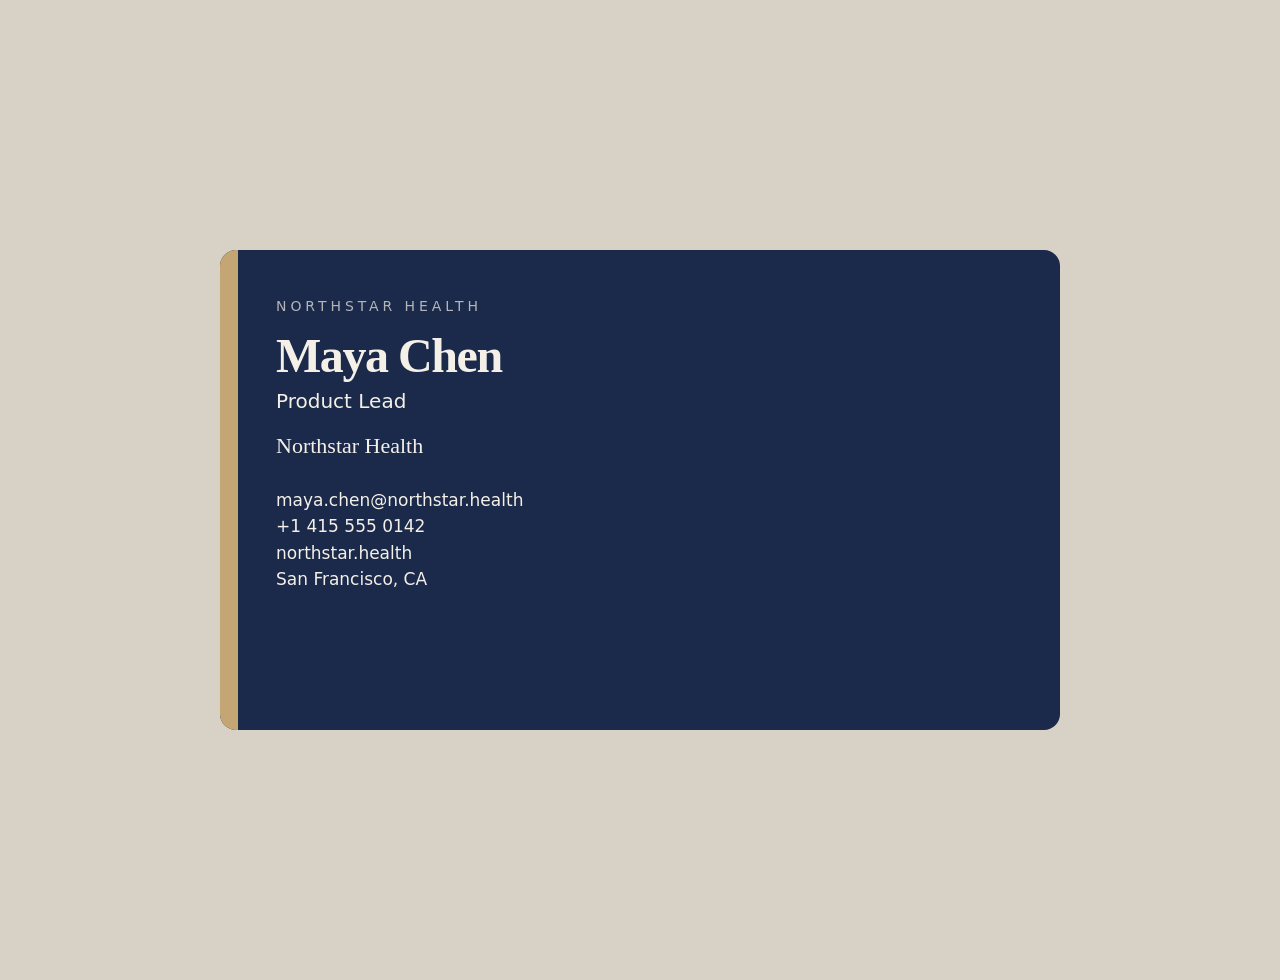
<file: FrontendBucket/demo-cards.html>
<!DOCTYPE html>
<html lang="en">
<head>
  <meta charset="UTF-8">
  <title>Demo cards</title>
  <style>
    html, body { margin: 0; background: #d8d2c6; }
    .stage { min-height: 100vh; display: grid; place-items: center; padding: 40px; }
    .card {
      width: 840px;
      height: 480px;
      border-radius: 16px;
      overflow: hidden;
      box-sizing: border-box;
      font-family: Georgia, "Times New Roman", serif;
      position: relative;
    }
    .navy { background: #1B2A4A; color: #F4F0E8; }
    .cream { background: #F4F0E8; color: #1B2A4A; border: 10px solid #1B2A4A; }
    .copper { background: #2a241c; color: #F4F0E8; }
    .paper { background: #faf7f1; color: #1B2A4A; border: 8px solid #C4A574; }
    .pad { padding: 48px 56px; height: 100%; box-sizing: border-box; }
    .kicker { font-family: system-ui, sans-serif; letter-spacing: 0.28em; font-size: 14px; text-transform: uppercase; opacity: 0.7; margin-bottom: 14px; }
    h1 { font-size: 48px; margin: 0 0 6px; letter-spacing: -0.03em; }
    .title { font-family: system-ui, sans-serif; font-size: 20px; margin: 0 0 20px; font-weight: 500; }
    .company { font-size: 22px; margin: 0 0 28px; }
    .meta { font-family: system-ui, sans-serif; font-size: 17px; line-height: 1.55; }
    .bar { position: absolute; left: 0; top: 0; bottom: 0; width: 18px; background: #C4A574; }
    .hidden { display: none; }
  </style>
</head>
<body>
  <div class="stage">
    <article class="card navy" id="card1">
      <div class="bar"></div>
      <div class="pad">
        <div class="kicker">Northstar Health</div>
        <h1>Maya Chen</h1>
        <p class="title">Product Lead</p>
        <p class="company">Northstar Health</p>
        <div class="meta">
          maya.chen@northstar.health<br>
          +1 415 555 0142<br>
          northstar.health<br>
          San Francisco, CA
        </div>
      </div>
    </article>
    <article class="card cream hidden" id="card2">
      <div class="pad">
        <div class="kicker">Meridian Capital</div>
        <h1>James Okonkwo</h1>
        <p class="title">Partner</p>
        <p class="company">Meridian Capital</p>
        <div class="meta">
          james@meridian.capital<br>
          +44 20 7946 0991<br>
          meridian.capital<br>
          London, UK
        </div>
      </div>
    </article>
    <article class="card copper hidden" id="card3">
      <div class="bar"></div>
      <div class="pad">
        <div class="kicker">Helix Robotics</div>
        <h1>Priya Nair</h1>
        <p class="title">Director of Sales</p>
        <p class="company">Helix Robotics</p>
        <div class="meta">
          priya.nair@helixrobotics.com<br>
          +65 6550 2218<br>
          helixrobotics.com<br>
          Singapore
        </div>
      </div>
    </article>
    <article class="card paper hidden" id="card4">
      <div class="pad">
        <div class="kicker">River & Stone Legal</div>
        <h1>Elena Voss</h1>
        <p class="title">Counsel</p>
        <p class="company">River & Stone Legal</p>
        <div class="meta">
          elena.voss@riverstone.law<br>
          +1 212 555 0198<br>
          riverstone.law<br>
          New York, NY
        </div>
      </div>
    </article>
  </div>
  <script>
    const id = new URLSearchParams(location.search).get('id') || 'card1';
    document.querySelectorAll('.card').forEach((el) => {
      el.classList.toggle('hidden', el.id !== id);
    });
  </script>
</body>
</html>
</file>
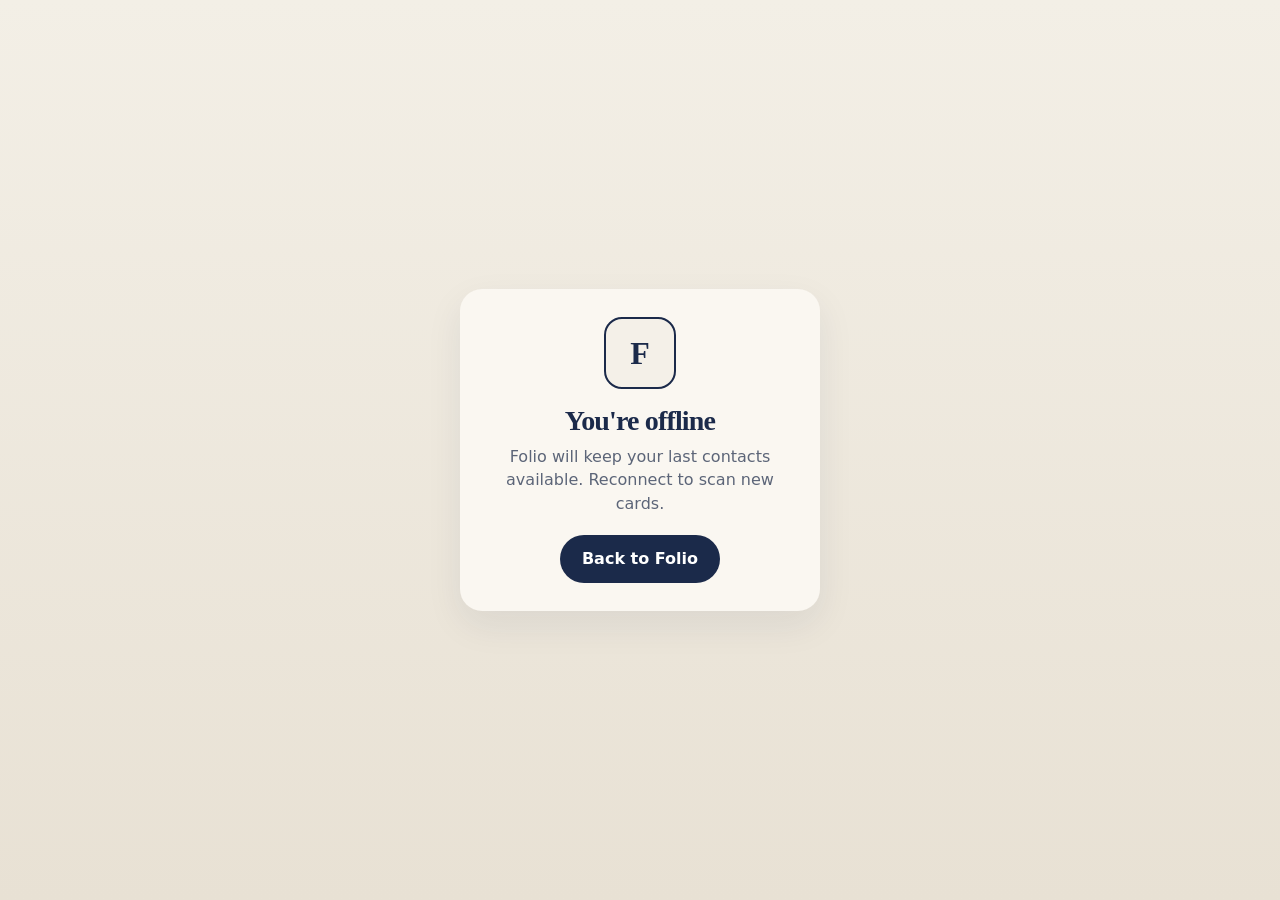
<file: FrontendBucket/offline.html>
<!DOCTYPE html>
<html lang="en">
<head>
  <meta charset="UTF-8">
  <meta name="viewport" content="width=device-width, initial-scale=1.0, viewport-fit=cover">
  <meta name="theme-color" content="#1B2A4A">
  <meta name="apple-mobile-web-app-capable" content="yes">
  <title>Offline · Folio</title>
  <style>
    :root { color-scheme: light; }
    * { box-sizing: border-box; }
    body {
      margin: 0;
      min-height: 100dvh;
      display: grid;
      place-items: center;
      padding: 32px 24px;
      font-family: "DM Sans", system-ui, sans-serif;
      background: linear-gradient(180deg, #f3efe6 0%, #e8e1d4 100%);
      color: #1b2a4a;
      text-align: center;
    }
    .card {
      width: min(100%, 360px);
      background: #faf7f1;
      border-radius: 22px;
      padding: 28px 22px;
      box-shadow: 0 14px 36px rgba(27, 42, 74, 0.08);
    }
    .mark {
      width: 72px;
      height: 72px;
      margin: 0 auto 16px;
      border-radius: 18px;
      background: #f4f0e8;
      border: 2px solid #1b2a4a;
      display: grid;
      place-items: center;
      font-family: Georgia, serif;
      font-size: 2rem;
      font-weight: 700;
    }
    h1 {
      margin: 0 0 8px;
      font-family: Georgia, serif;
      font-size: 1.75rem;
      letter-spacing: -0.03em;
    }
    p {
      margin: 0 0 20px;
      color: #5c6578;
      line-height: 1.45;
    }
    a {
      display: inline-flex;
      align-items: center;
      justify-content: center;
      min-height: 48px;
      padding: 0 22px;
      border-radius: 999px;
      background: #1b2a4a;
      color: #fff;
      text-decoration: none;
      font-weight: 600;
    }
  </style>
</head>
<body>
  <div class="card">
    <div class="mark" aria-hidden="true">F</div>
    <h1>You're offline</h1>
    <p>Folio will keep your last contacts available. Reconnect to scan new cards.</p>
    <a href="/">Back to Folio</a>
  </div>
</body>
</html>
</file>
